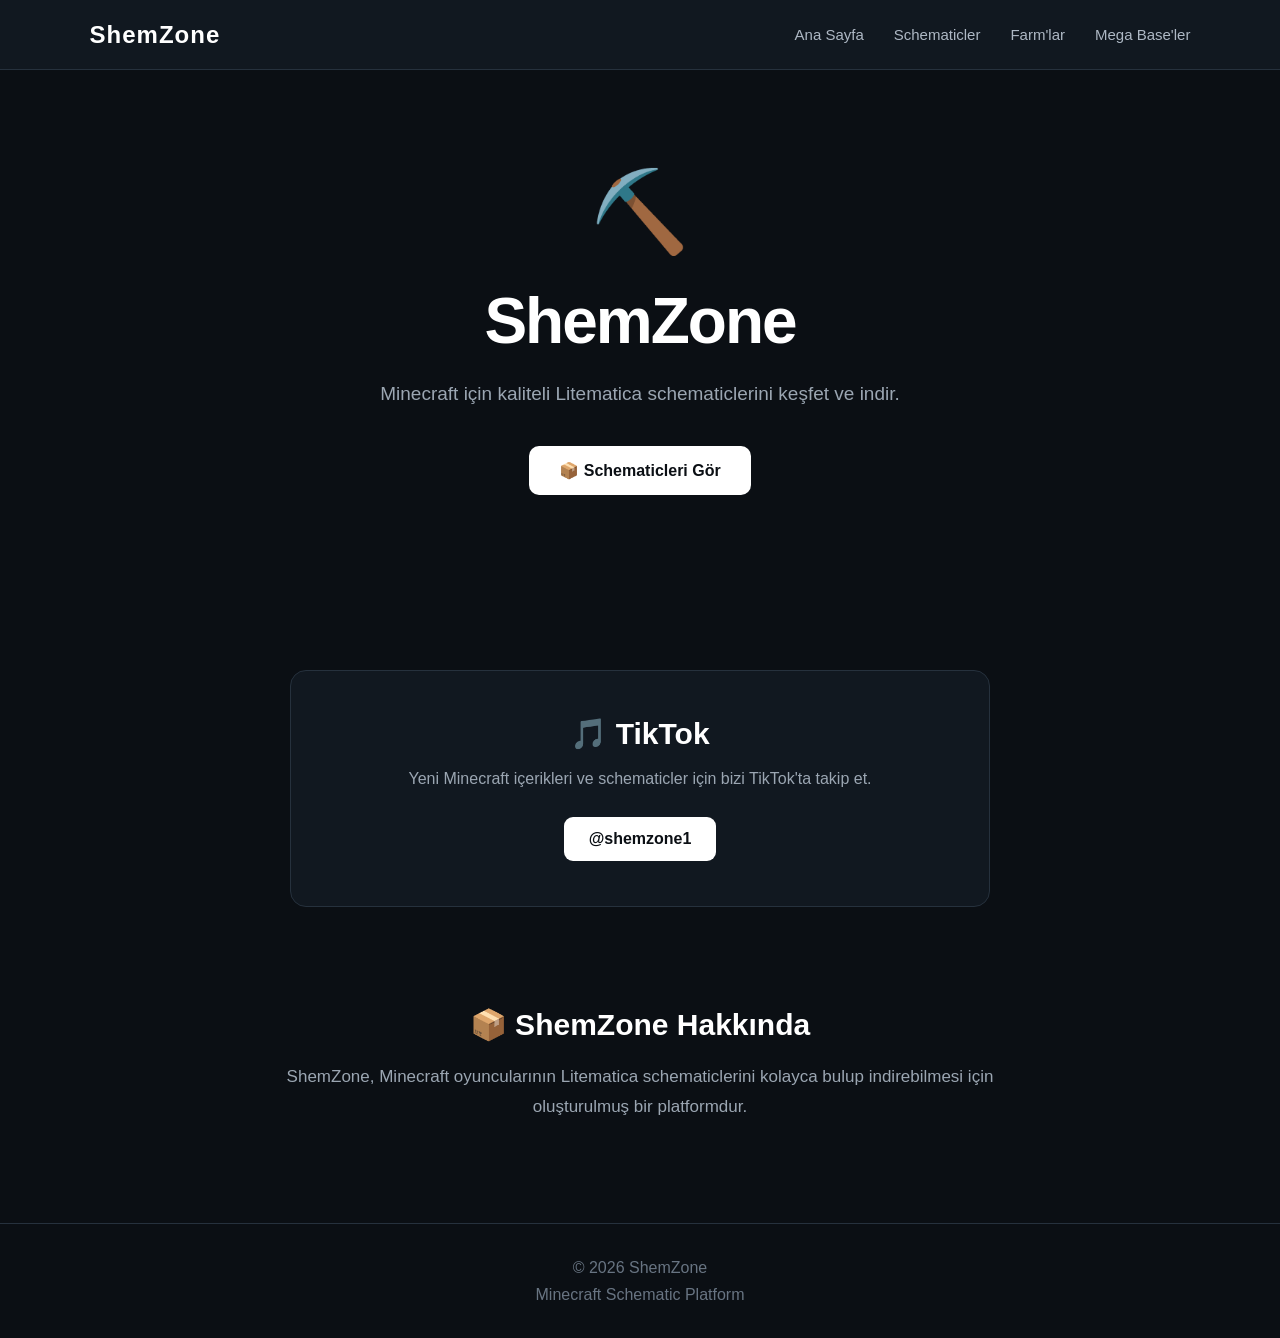
<file: index.html>
<!DOCTYPE html>
<html lang="tr">
<head>
    <meta charset="UTF-8">
    <meta name="viewport" content="width=device-width, initial-scale=1.0">
    <title>ShemZone</title>
    <link rel="stylesheet" href="style.css">
</head>

<body>

<nav>
    <h2>ShemZone</h2>

    <div>
        <a href="index.html">Ana Sayfa</a>
        <a href="schematics.html">Schematicler</a>
        <a href="farms.html">Farm'lar</a>
        <a href="mega-bases.html">Mega Base'ler</a>
    </div>
</nav>

<main class="home-page">

    <section class="hero">

        <div class="hero-icon">⛏️</div>

        <h1>ShemZone</h1>

        <p>
            Minecraft için kaliteli Litematica schematiclerini
            keşfet ve indir.
        </p>

        <a href="schematics.html">
            <button class="download-button">
                📦 Schematicleri Gör
            </button>
        </a>

    </section>

    <section class="social-section">

        <h2>🎵 TikTok</h2>

        <p>
            Yeni Minecraft içerikleri ve schematicler için
            bizi TikTok'ta takip et.
        </p>

        <a href="https://www.tiktok.com/@shemzone1"
           class="tiktok-button"
           target="_blank"
           rel="noopener noreferrer">
            @shemzone1
        </a>

    </section>

    <section class="about-section">

        <h2>📦 ShemZone Hakkında</h2>

        <p>
            ShemZone, Minecraft oyuncularının Litematica
            schematiclerini kolayca bulup indirebilmesi için
            oluşturulmuş bir platformdur.
        </p>

    </section>

</main>

<footer>
    <p>© 2026 ShemZone</p>
    <p>Minecraft Schematic Platform</p>
</footer>

<script src="script.js"></script>

</body>
</html>
</file>
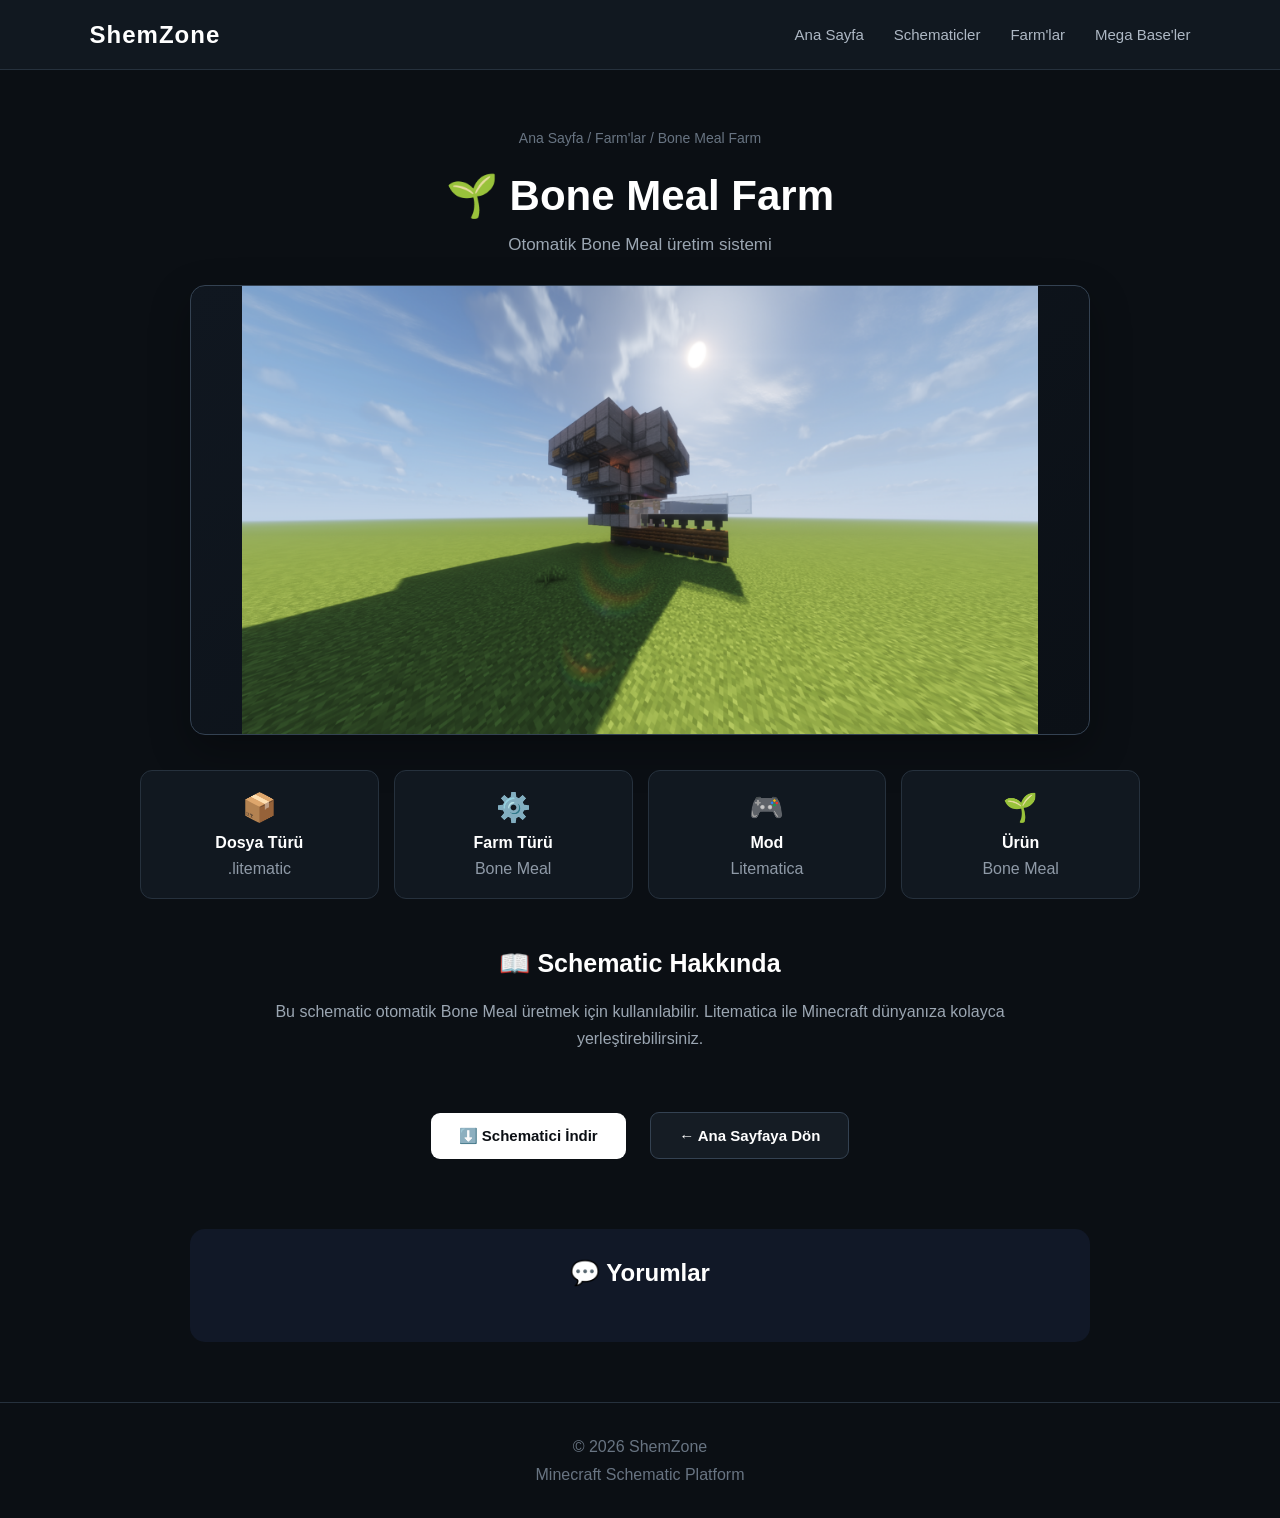
<file: bonemeal.html>
<!DOCTYPE html>
<html lang="tr">
<head>
    <meta charset="UTF-8">
    <meta name="viewport" content="width=device-width, initial-scale=1.0">

    <title>Bone Meal Farm - ShemZone</title>

    <link rel="stylesheet" href="style.css">

    <style>
        .preview.large {
            width: 100%;
            max-width: 900px;
            height: 450px;
            margin: 30px auto;
            overflow: hidden;
            border-radius: 15px;
        }

        .preview.large img {
            width: 100%;
            height: 100%;
            object-fit: contain;
            display: block;
        }

        .comments-section {
            max-width: 900px;
            margin: 50px auto;
            padding: 30px;
            background: #111827;
            border-radius: 15px;
        }

        .comments-section h2 {
            margin-bottom: 25px;
        }
    </style>
</head>

<body>

<nav>
    <h2>ShemZone</h2>

    <div>
        <a href="index.html">Ana Sayfa</a>
        <a href="schematics.html">Schematicler</a>
        <a href="farms.html">Farm'lar</a>
        <a href="mega-bases.html">Mega Base'ler</a>
    </div>
</nav>

<main class="schematic-page">

    <div class="breadcrumb">
        Ana Sayfa / Farm'lar / Bone Meal Farm
    </div>

    <h1>🌱 Bone Meal Farm</h1>

    <p class="subtitle">
        Otomatik Bone Meal üretim sistemi
    </p>

    <div class="preview large">
        <img src="./images/BoneMeal.png" alt="Bone Meal Farm">
    </div>

    <div class="info-grid">

        <div class="info-box">
            <span>📦</span>
            <strong>Dosya Türü</strong>
            <p>.litematic</p>
        </div>

        <div class="info-box">
            <span>⚙️</span>
            <strong>Farm Türü</strong>
            <p>Bone Meal</p>
        </div>

        <div class="info-box">
            <span>🎮</span>
            <strong>Mod</strong>
            <p>Litematica</p>
        </div>

        <div class="info-box">
            <span>🌱</span>
            <strong>Ürün</strong>
            <p>Bone Meal</p>
        </div>

    </div>

    <section class="description">

        <h2>📖 Schematic Hakkında</h2>

        <p>
            Bu schematic otomatik Bone Meal üretmek için
            kullanılabilir. Litematica ile Minecraft dünyanıza
            kolayca yerleştirebilirsiniz.
        </p>

    </section>

    <div class="download-area">

        <a href="shematics/Bone Meal Farm-from-abfielder (34).litematic" download>
            <button class="download-button">
                ⬇️ Schematici İndir
            </button>
        </a>

        <a href="index.html">
            <button class="back-button">
                ← Ana Sayfaya Dön
            </button>
        </a>

    </div>

    <section class="comments-section">

        <h2>💬 Yorumlar</h2>

        <script src="https://giscus.app/client.js"
                data-repo="Yaekpp/ShemZone"
                data-repo-id="R_kgDOUMMlsg"
                data-category="General"
                data-category-id="DIC_kwDOUMMlss4DEvgZ"
                data-mapping="pathname"
                data-strict="0"
                data-reactions-enabled="1"
                data-emit-metadata="0"
                data-input-position="top"
                data-theme="dark"
                data-lang="tr"
                crossorigin="anonymous"
                async>
        </script>

    </section>

</main>

<footer>
    <p>© 2026 ShemZone</p>
    <p>Minecraft Schematic Platform</p>
</footer>

<script src="script.js"></script>

</body>
</html>
</file>
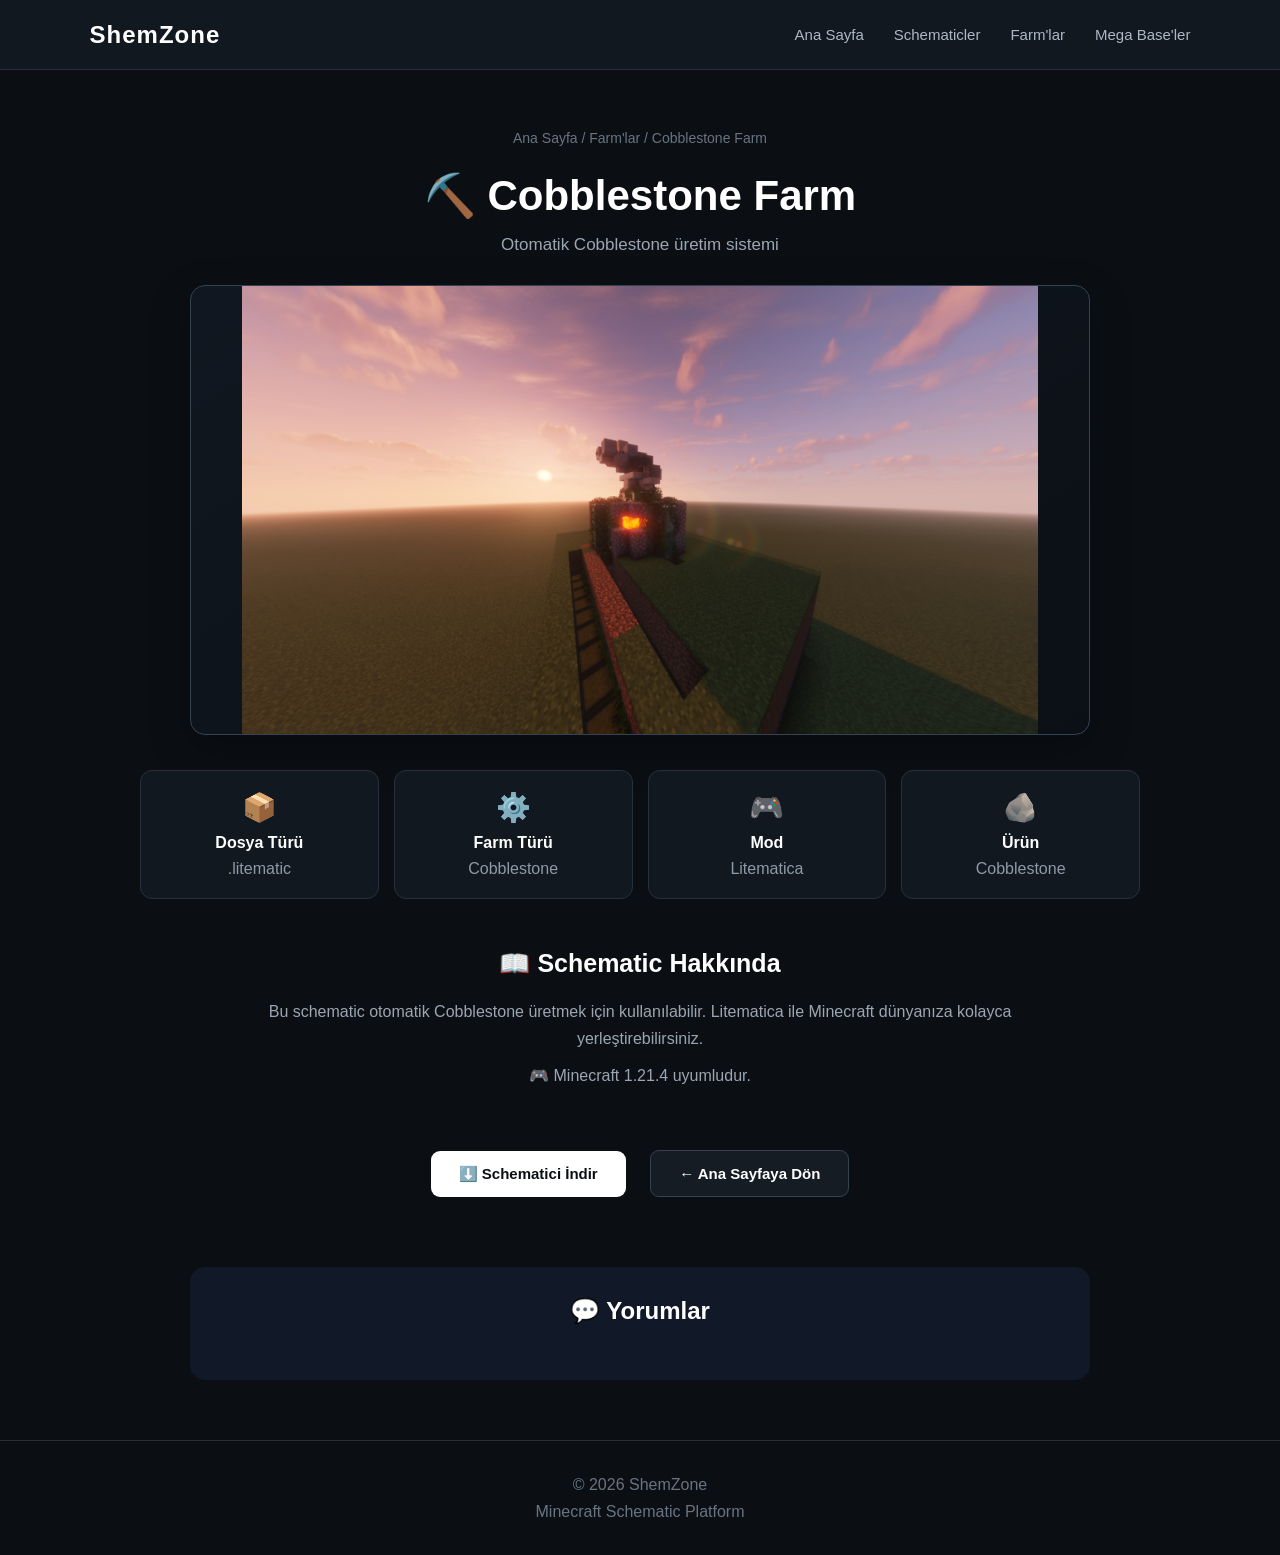
<file: cobblestone.html>
<!DOCTYPE html>
<html lang="tr">
<head>
    <meta charset="UTF-8">
    <meta name="viewport" content="width=device-width, initial-scale=1.0">

    <title>Cobblestone Farm - ShemZone</title>

    <link rel="stylesheet" href="style.css">

    <style>
        .preview.large {
            width: 100%;
            max-width: 900px;
            height: 450px;
            margin: 30px auto;
            overflow: hidden;
            border-radius: 15px;
        }

        .preview.large img {
            width: 100%;
            height: 100%;
            object-fit: contain;
            display: block;
        }

        .comments-section {
            max-width: 900px;
            margin: 50px auto;
            padding: 30px;
            background: #111827;
            border-radius: 15px;
        }

        .comments-section h2 {
            margin-bottom: 25px;
        }
    </style>
</head>

<body>

<nav>
    <h2>ShemZone</h2>

    <div>
        <a href="index.html">Ana Sayfa</a>
        <a href="schematics.html">Schematicler</a>
        <a href="farms.html">Farm'lar</a>
        <a href="mega-bases.html">Mega Base'ler</a>
    </div>
</nav>

<main class="schematic-page">

    <div class="breadcrumb">
        Ana Sayfa / Farm'lar / Cobblestone Farm
    </div>

    <h1>⛏️ Cobblestone Farm</h1>

    <p class="subtitle">
        Otomatik Cobblestone üretim sistemi
    </p>

    <div class="preview large">
        <img src="./images/Cobble.png" alt="Cobblestone Farm">
    </div>

    <div class="info-grid">

        <div class="info-box">
            <span>📦</span>
            <strong>Dosya Türü</strong>
            <p>.litematic</p>
        </div>

        <div class="info-box">
            <span>⚙️</span>
            <strong>Farm Türü</strong>
            <p>Cobblestone</p>
        </div>

        <div class="info-box">
            <span>🎮</span>
            <strong>Mod</strong>
            <p>Litematica</p>
        </div>

        <div class="info-box">
            <span>🪨</span>
            <strong>Ürün</strong>
            <p>Cobblestone</p>
        </div>

    </div>

    <section class="description">

        <h2>📖 Schematic Hakkında</h2>

        <p>
            Bu schematic otomatik Cobblestone üretmek için
            kullanılabilir. Litematica ile Minecraft dünyanıza
            kolayca yerleştirebilirsiniz.
        </p>

        <p>
            🎮 Minecraft 1.21.4 uyumludur.
        </p>

    </section>

    <div class="download-area">

        <a href="shematics/CobbleStone Farm Working 1.21.4 KelpMc-from-abfielder (1).litematic" download>
            <button class="download-button">
                ⬇️ Schematici İndir
            </button>
        </a>

        <a href="index.html">
            <button class="back-button">
                ← Ana Sayfaya Dön
            </button>
        </a>

    </div>

    <section class="comments-section">

        <h2>💬 Yorumlar</h2>

        <script src="https://giscus.app/client.js"
                data-repo="Yaekpp/ShemZone"
                data-repo-id="R_kgDOUMMlsg"
                data-category="General"
                data-category-id="DIC_kwDOUMMlss4DEvgZ"
                data-mapping="pathname"
                data-strict="0"
                data-reactions-enabled="1"
                data-emit-metadata="0"
                data-input-position="top"
                data-theme="dark"
                data-lang="tr"
                crossorigin="anonymous"
                async>
        </script>

    </section>

</main>

<footer>
    <p>© 2026 ShemZone</p>
    <p>Minecraft Schematic Platform</p>
</footer>

<script src="script.js"></script>

</body>
</html>
</file>
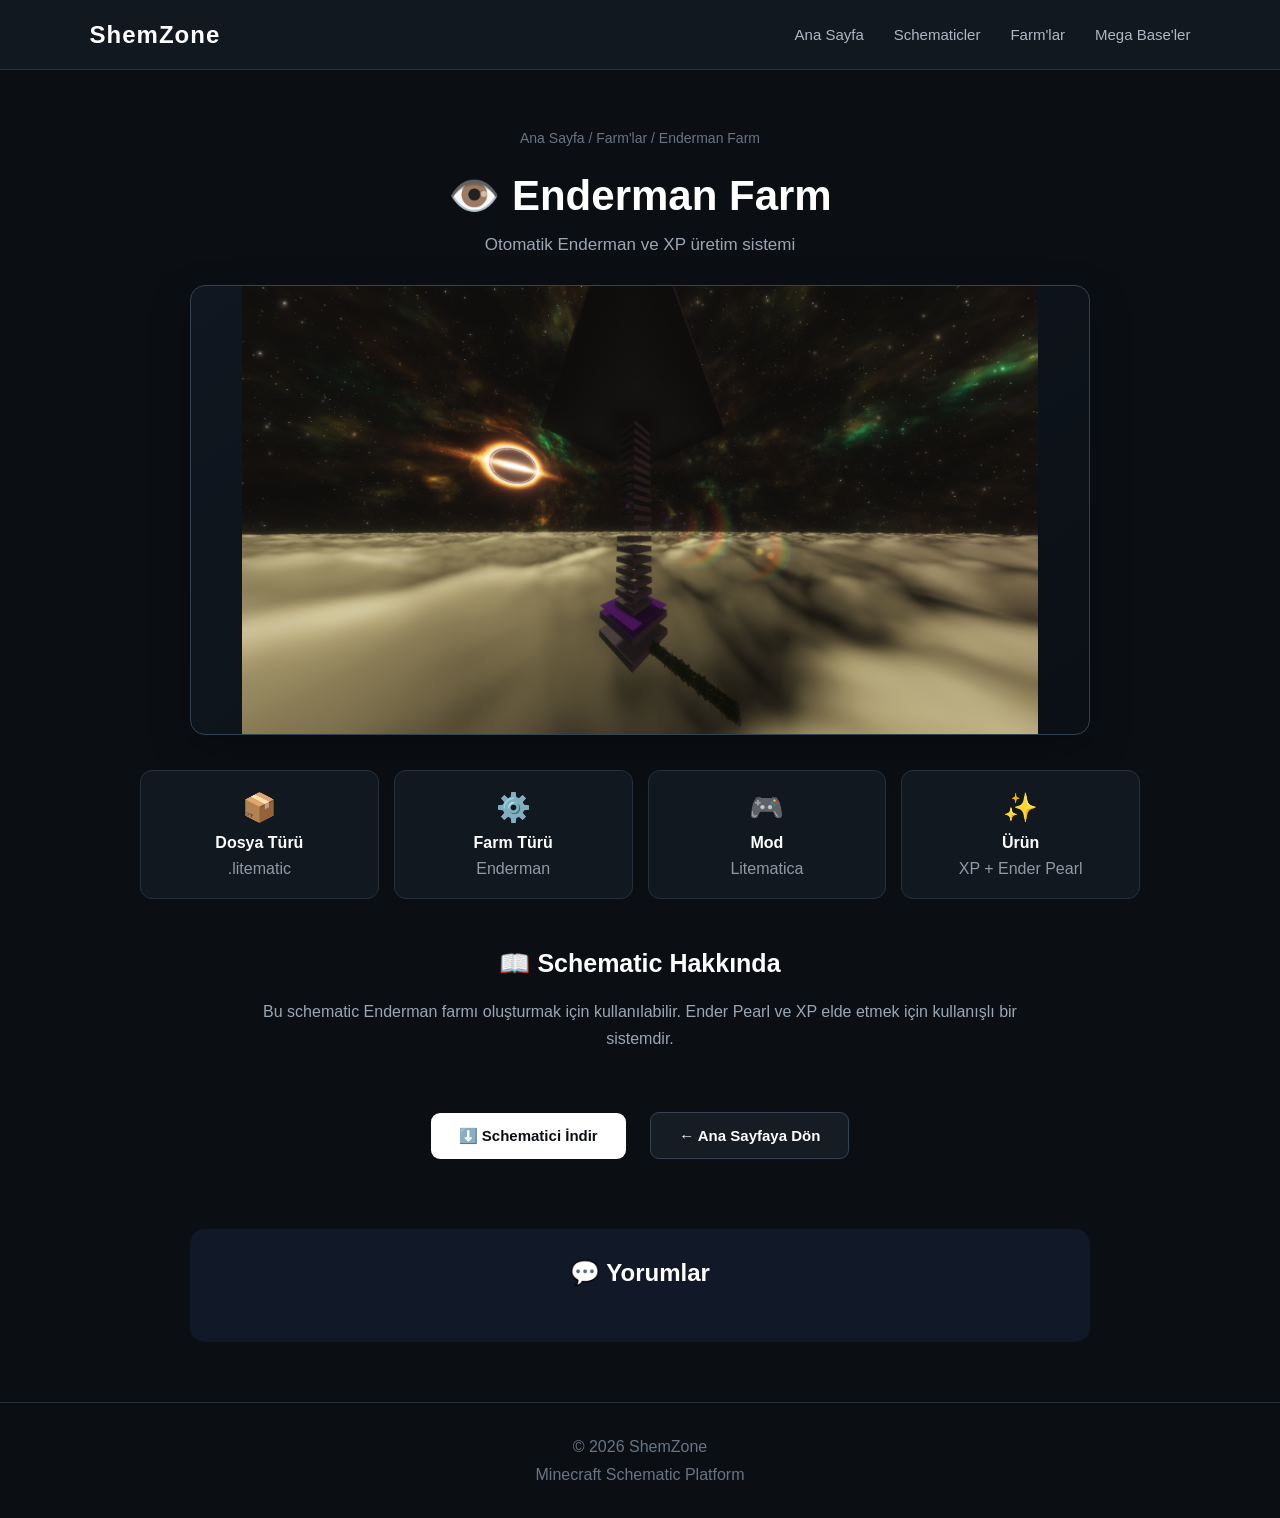
<file: enderman.html>
<!DOCTYPE html>
<html lang="tr">
<head>
    <meta charset="UTF-8">
    <meta name="viewport" content="width=device-width, initial-scale=1.0">

    <title>Enderman Farm - ShemZone</title>

    <link rel="stylesheet" href="style.css">

    <style>
        .preview.large {
            width: 100%;
            max-width: 900px;
            height: 450px;
            margin: 30px auto;
            overflow: hidden;
            border-radius: 15px;
        }

        .preview.large img {
            width: 100%;
            height: 100%;
            object-fit: contain;
            display: block;
        }

        .comments-section {
            max-width: 900px;
            margin: 50px auto;
            padding: 30px;
            background: #111827;
            border-radius: 15px;
        }

        .comments-section h2 {
            margin-bottom: 25px;
        }
    </style>
</head>

<body>

<nav>
    <h2>ShemZone</h2>

    <div>
        <a href="index.html">Ana Sayfa</a>
        <a href="schematics.html">Schematicler</a>
        <a href="farms.html">Farm'lar</a>
        <a href="mega-bases.html">Mega Base'ler</a>
    </div>
</nav>

<main class="schematic-page">

    <div class="breadcrumb">
        Ana Sayfa / Farm'lar / Enderman Farm
    </div>

    <h1>👁️ Enderman Farm</h1>

    <p class="subtitle">
        Otomatik Enderman ve XP üretim sistemi
    </p>

    <div class="preview large">
        <img src="./images/EnderFarm.png" alt="Enderman Farm">
    </div>

    <div class="info-grid">

        <div class="info-box">
            <span>📦</span>
            <strong>Dosya Türü</strong>
            <p>.litematic</p>
        </div>

        <div class="info-box">
            <span>⚙️</span>
            <strong>Farm Türü</strong>
            <p>Enderman</p>
        </div>

        <div class="info-box">
            <span>🎮</span>
            <strong>Mod</strong>
            <p>Litematica</p>
        </div>

        <div class="info-box">
            <span>✨</span>
            <strong>Ürün</strong>
            <p>XP + Ender Pearl</p>
        </div>

    </div>

    <section class="description">

        <h2>📖 Schematic Hakkında</h2>

        <p>
            Bu schematic Enderman farmı oluşturmak için
            kullanılabilir. Ender Pearl ve XP elde etmek için
            kullanışlı bir sistemdir.
        </p>

    </section>

    <div class="download-area">

        <a href="shematics/16494.litematic" download>
            <button class="download-button">
                ⬇️ Schematici İndir
            </button>
        </a>

        <a href="index.html">
            <button class="back-button">
                ← Ana Sayfaya Dön
            </button>
        </a>

    </div>

    <section class="comments-section">

        <h2>💬 Yorumlar</h2>

        <script src="https://giscus.app/client.js"
                data-repo="Yaekpp/ShemZone"
                data-repo-id="R_kgDOUMMlsg"
                data-category="General"
                data-category-id="DIC_kwDOUMMlss4DEvgZ"
                data-mapping="pathname"
                data-strict="0"
                data-reactions-enabled="1"
                data-emit-metadata="0"
                data-input-position="top"
                data-theme="dark"
                data-lang="tr"
                crossorigin="anonymous"
                async>
        </script>

    </section>

</main>

<footer>
    <p>© 2026 ShemZone</p>
    <p>Minecraft Schematic Platform</p>
</footer>

<script src="script.js"></script>

</body>
</html>
</file>
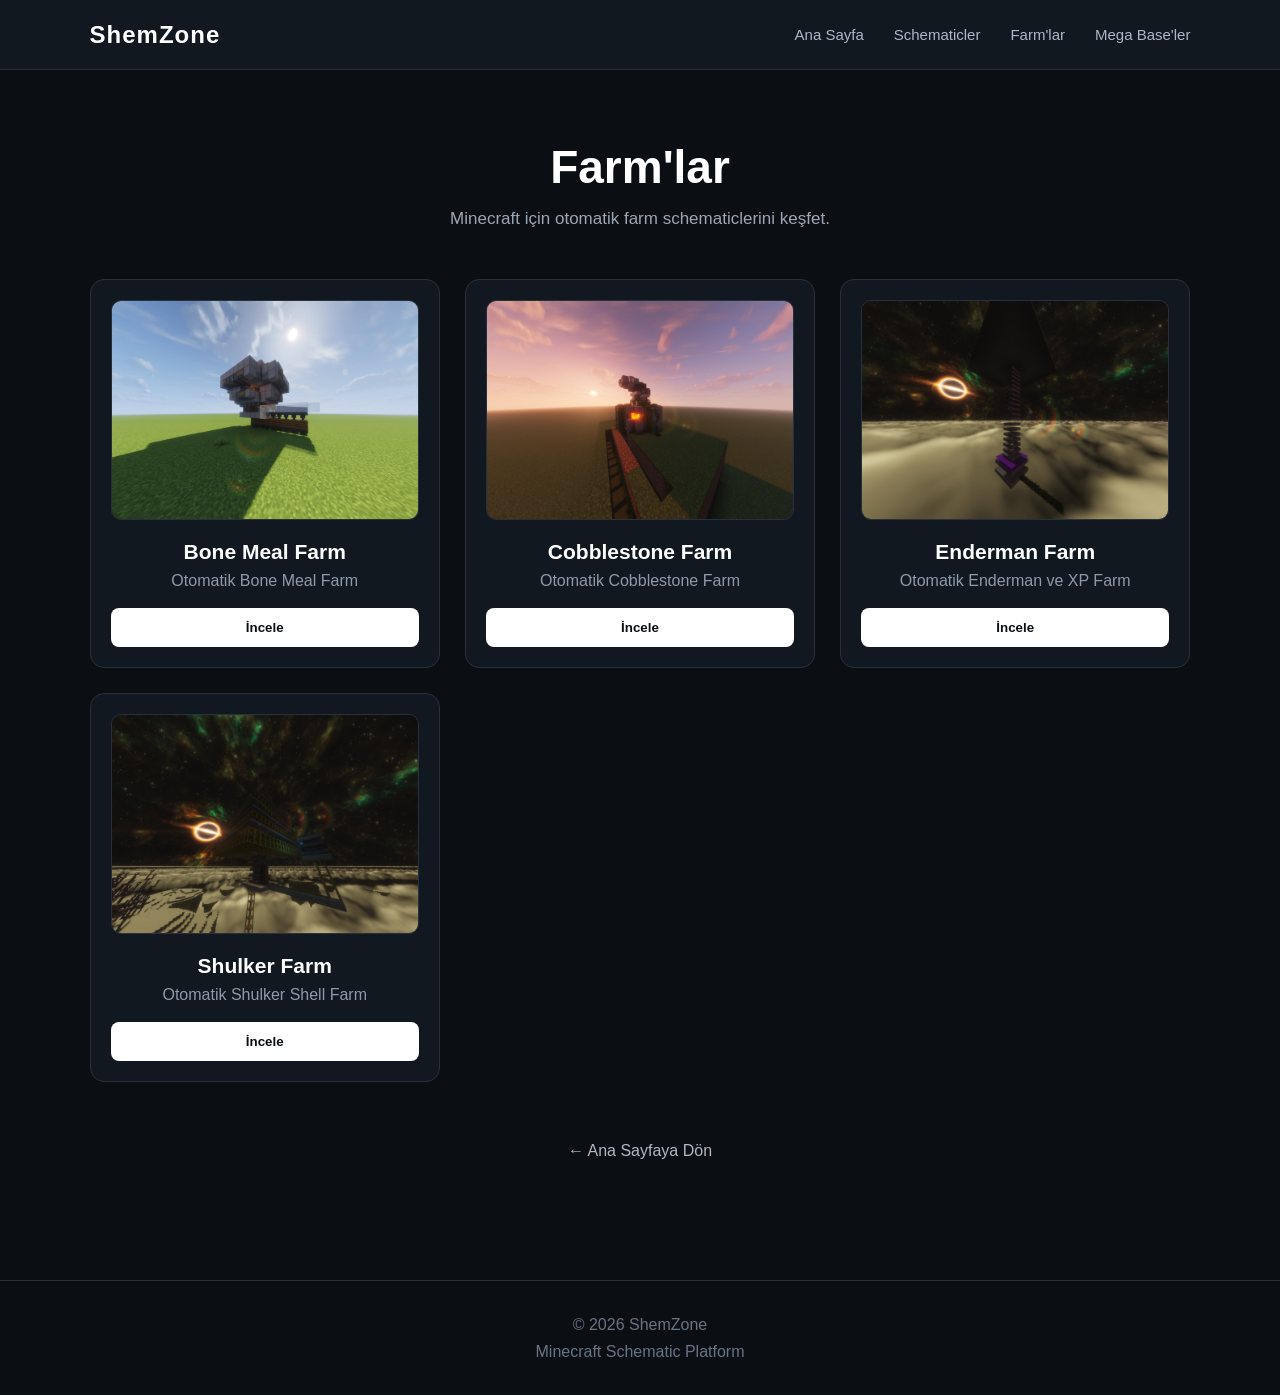
<file: farms.html>
<!DOCTYPE html>
<html lang="tr">
<head>
    <meta charset="UTF-8">
    <meta name="viewport" content="width=device-width, initial-scale=1.0">

    <title>Farm'lar - ShemZone</title>

    <link rel="stylesheet" href="style.css">

    <style>
        .card .preview {
            width: 100%;
            height: 220px;
            overflow: hidden;
            display: flex;
            align-items: center;
            justify-content: center;
        }

        .card .preview img {
            width: 100%;
            height: 100%;
            object-fit: cover;
            display: block;
        }
    </style>
</head>

<body>

<nav>
    <h2>ShemZone</h2>

    <div>
        <a href="index.html">Ana Sayfa</a>
        <a href="schematics.html">Schematicler</a>
        <a href="farms.html">Farm'lar</a>
        <a href="mega-bases.html">Mega Base'ler</a>
    </div>
</nav>

<main class="schematic-list-page">

    <h1>Farm'lar</h1>

    <p class="subtitle">
        Minecraft için otomatik farm schematiclerini keşfet.
    </p>

    <div class="schematics">

        <!-- BONE MEAL -->
        <a href="bonemeal.html" class="card-link">
            <div class="card">

                <div class="preview">
                    <img src="./images/BoneMeal.png" alt="Bone Meal Farm">
                </div>

                <h3>Bone Meal Farm</h3>

                <p>
                    Otomatik Bone Meal Farm
                </p>

                <button>İncele</button>

            </div>
        </a>


        <!-- COBBLESTONE -->
        <a href="cobblestone.html" class="card-link">
            <div class="card">

                <div class="preview">
                    <img src="./images/Cobble.png" alt="Cobblestone Farm">
                </div>

                <h3>Cobblestone Farm</h3>

                <p>
                    Otomatik Cobblestone Farm
                </p>

                <button>İncele</button>

            </div>
        </a>


        <!-- ENDERMAN -->
        <a href="enderman.html" class="card-link">
            <div class="card">

                <div class="preview">
                    <img src="./images/EnderFarm.png" alt="Enderman Farm">
                </div>

                <h3>Enderman Farm</h3>

                <p>
                    Otomatik Enderman ve XP Farm
                </p>

                <button>İncele</button>

            </div>
        </a>


        <!-- SHULKER -->
        <a href="shulker.html" class="card-link">
            <div class="card">

                <div class="preview">
                    <img src="./images/Shulker.png" alt="Shulker Farm">
                </div>

                <h3>Shulker Farm</h3>

                <p>
                    Otomatik Shulker Shell Farm
                </p>

                <button>İncele</button>

            </div>
        </a>

    </div>

    <a href="index.html" class="back-home">
        ← Ana Sayfaya Dön
    </a>

</main>

<footer>
    <p>© 2026 ShemZone</p>
    <p>Minecraft Schematic Platform</p>
</footer>

<script src="script.js"></script>

</body>
</html>
</file>
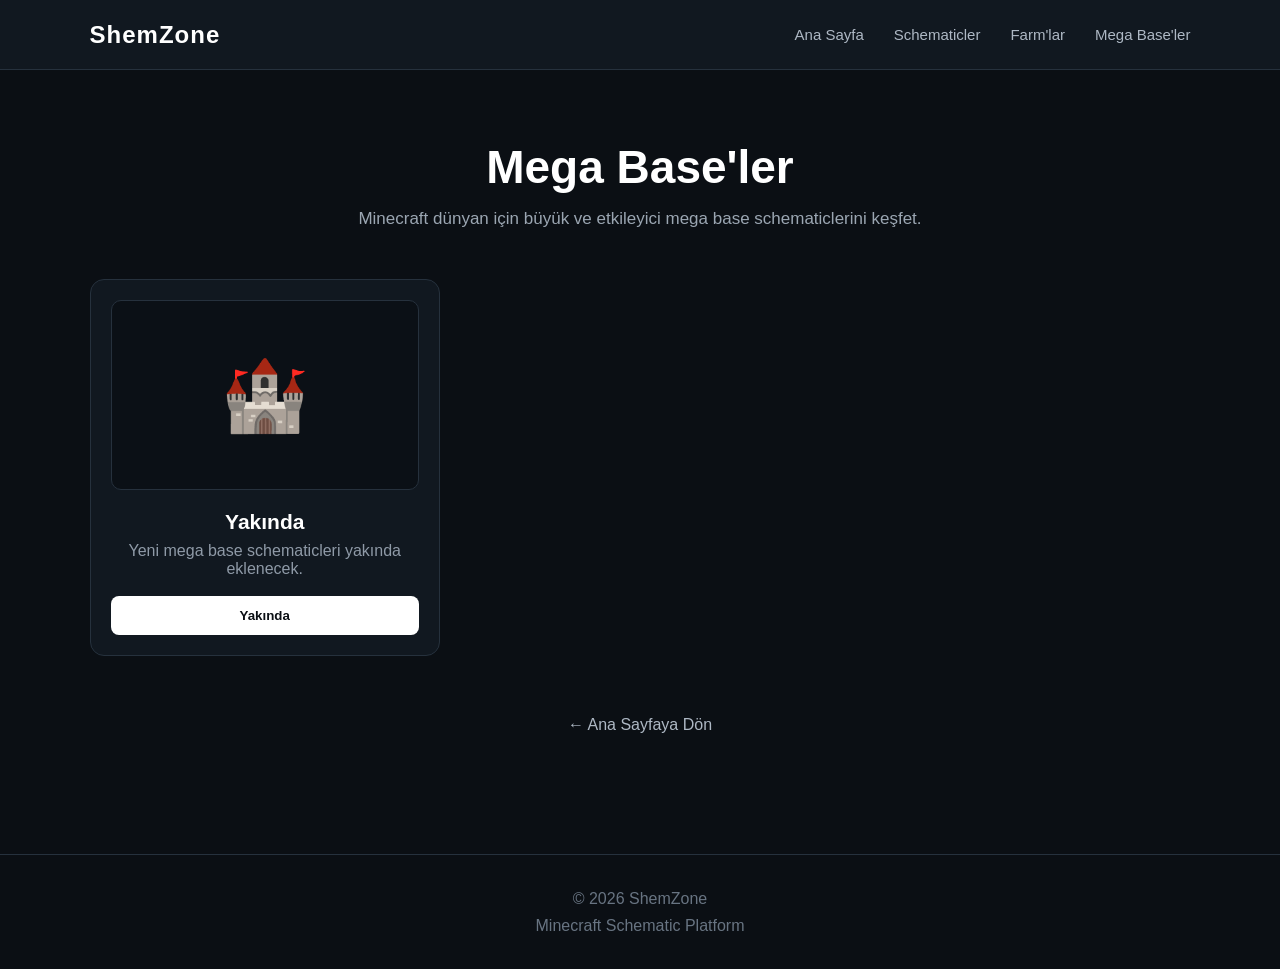
<file: mega-bases.html>
<!DOCTYPE html>
<html lang="tr">
<head>
    <meta charset="UTF-8">
    <meta name="viewport" content="width=device-width, initial-scale=1.0">

    <title>Mega Base'ler - ShemZone</title>

    <link rel="stylesheet" href="style.css">

</head>

<body>

<nav>
    <h2>ShemZone</h2>

    <div>
        <a href="index.html">Ana Sayfa</a>
        <a href="schematics.html">Schematicler</a>
        <a href="farms.html">Farm'lar</a>
        <a href="mega-bases.html">Mega Base'ler</a>
    </div>
</nav>

<main class="schematic-list-page">

    <h1>Mega Base'ler</h1>

    <p class="subtitle">
        Minecraft dünyan için büyük ve etkileyici mega base schematiclerini keşfet.
    </p>

    <div class="schematics">

        <div class="card">

            <div class="preview">🏰</div>

            <h3>Yakında</h3>

            <p>
                Yeni mega base schematicleri yakında eklenecek.
            </p>

            <button>Yakında</button>

        </div>

    </div>

    <a href="index.html" class="back-home">
        ← Ana Sayfaya Dön
    </a>

</main>

<footer>
    <p>© 2026 ShemZone</p>
    <p>Minecraft Schematic Platform</p>
</footer>

<script src="script.js"></script>

</body>
</html>
</file>
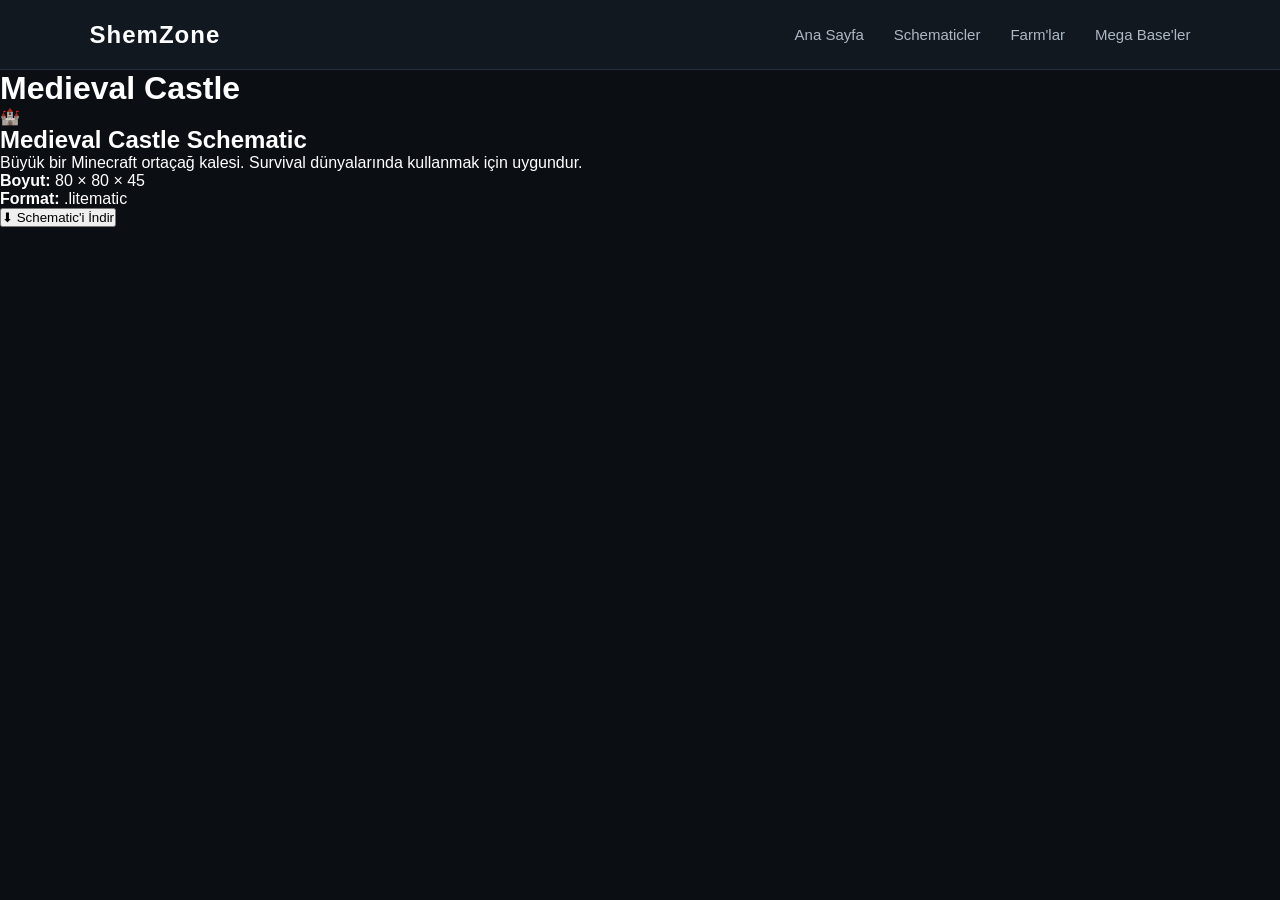
<file: schematic.html>
<!DOCTYPE html>
<html>
<head>
    <title>Medieval Castle - ShemZone</title>
    <link rel="stylesheet" href="style.css">
</head>

<body>

    <nav>
        <h2>ShemZone</h2>

        <div>
            <a href="index.html">Ana Sayfa</a>
            <a href="schematics.html">Schematicler</a>
            <a href="farms.html">Farm'lar</a>
            <a href="mega-bases.html">Mega Base'ler</a>
        </div>
    </nav>

    <main class="schematic-detail">

        <h1>Medieval Castle</h1>

        <div class="detail-preview">
            🏰
        </div>

        <h2>Medieval Castle Schematic</h2>

        <p>
            Büyük bir Minecraft ortaçağ kalesi.
            Survival dünyalarında kullanmak için uygundur.
        </p>

        <p><strong>Boyut:</strong> 80 × 80 × 45</p>
        <p><strong>Format:</strong> .litematic</p>

        <a href="Shematics/Bone Meal Farm-from-abfielder.litematic" download>
            <button>⬇ Schematic'i İndir</button>
        </a>

    </main>

</body>
</html>
</file>
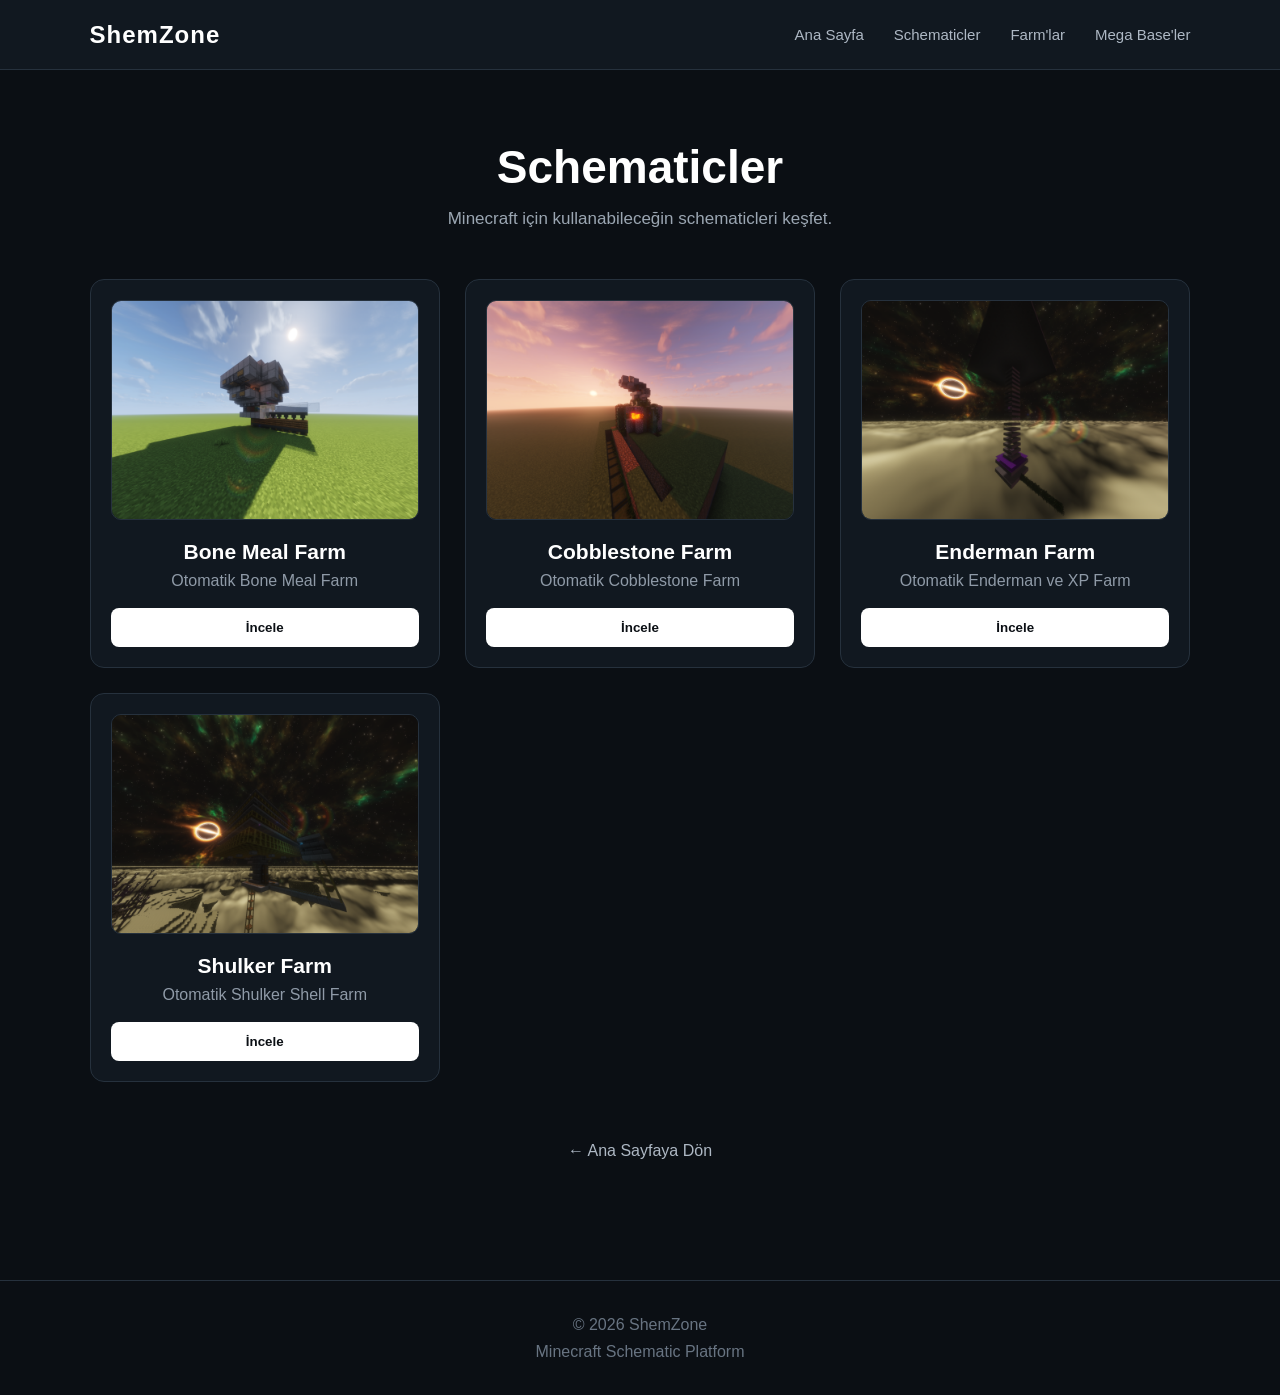
<file: schematics.html>
<!DOCTYPE html>
<html lang="tr">
<head>
    <meta charset="UTF-8">
    <meta name="viewport" content="width=device-width, initial-scale=1.0">

    <title>Schematicler - ShemZone</title>

    <link rel="stylesheet" href="style.css">

    <style>
        .card .preview {
            width: 100%;
            height: 220px;
            overflow: hidden;
            display: flex;
            align-items: center;
            justify-content: center;
        }

        .card .preview img {
            width: 100%;
            height: 100%;
            object-fit: cover;
            display: block;
        }
    </style>
</head>

<body>

<nav>
    <h2>ShemZone</h2>

    <div>
        <a href="index.html">Ana Sayfa</a>
        <a href="schematics.html">Schematicler</a>
        <a href="farms.html">Farm'lar</a>
        <a href="mega-bases.html">Mega Base'ler</a>
    </div>
</nav>

<main class="schematic-list-page">

    <h1>Schematicler</h1>

    <p class="subtitle">
        Minecraft için kullanabileceğin schematicleri keşfet.
    </p>

    <div class="schematics">

        <!-- BONE MEAL -->
        <a href="bonemeal.html" class="card-link">
            <div class="card">

                <div class="preview">
                    <img src="./images/BoneMeal.png" alt="Bone Meal Farm">
                </div>

                <h3>Bone Meal Farm</h3>

                <p>
                    Otomatik Bone Meal Farm
                </p>

                <button>İncele</button>

            </div>
        </a>


        <!-- COBBLESTONE -->
        <a href="cobblestone.html" class="card-link">
            <div class="card">

                <div class="preview">
                    <img src="./images/Cobble.png" alt="Cobblestone Farm">
                </div>

                <h3>Cobblestone Farm</h3>

                <p>
                    Otomatik Cobblestone Farm
                </p>

                <button>İncele</button>

            </div>
        </a>


        <!-- ENDERMAN -->
        <a href="enderman.html" class="card-link">
            <div class="card">

                <div class="preview">
                    <img src="./images/EnderFarm.png" alt="Enderman Farm">
                </div>

                <h3>Enderman Farm</h3>

                <p>
                    Otomatik Enderman ve XP Farm
                </p>

                <button>İncele</button>

            </div>
        </a>


        <!-- SHULKER -->
        <a href="shulker.html" class="card-link">
            <div class="card">

                <div class="preview">
                    <img src="./images/Shulker.png" alt="Shulker Farm">
                </div>

                <h3>Shulker Farm</h3>

                <p>
                    Otomatik Shulker Shell Farm
                </p>

                <button>İncele</button>

            </div>
        </a>

    </div>

    <a href="index.html" class="back-home">
        ← Ana Sayfaya Dön
    </a>

</main>

<footer>
    <p>© 2026 ShemZone</p>
    <p>Minecraft Schematic Platform</p>
</footer>

<script src="script.js"></script>

</body>
</html>
</file>
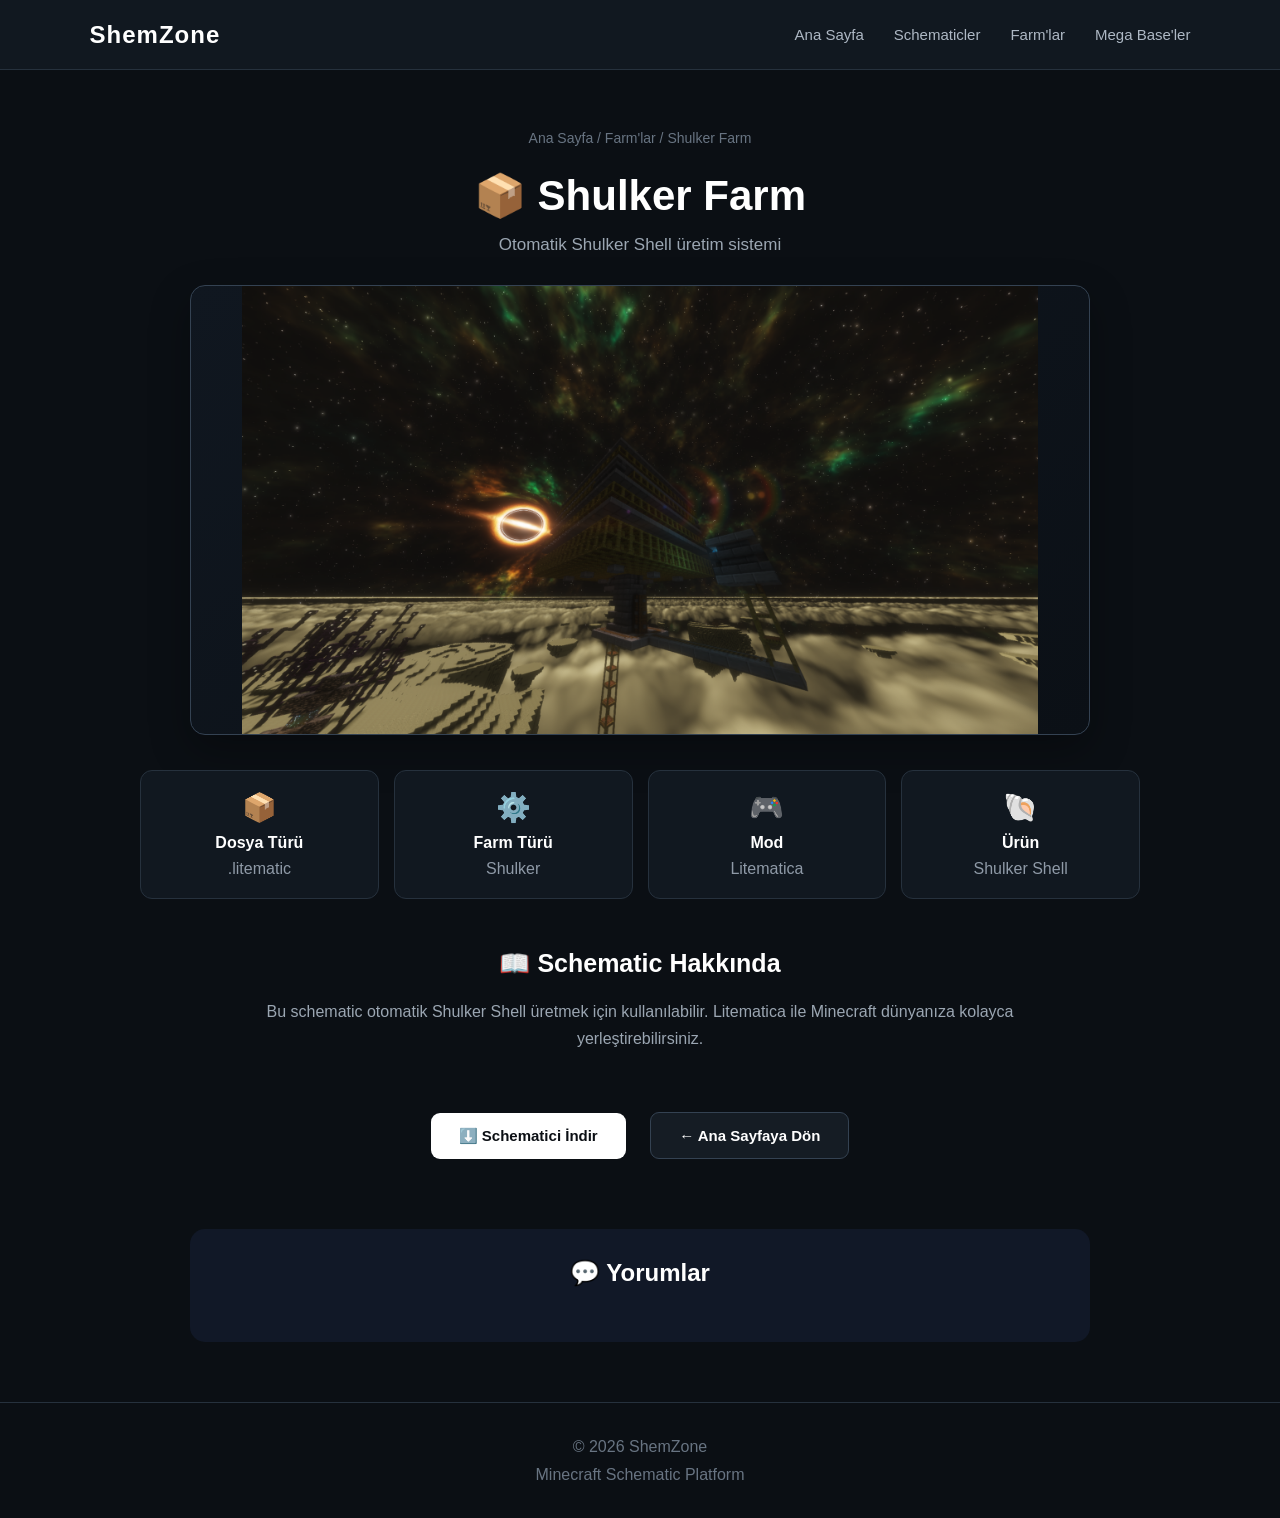
<file: shulker.html>
<!DOCTYPE html>
<html lang="tr">
<head>
    <meta charset="UTF-8">
    <meta name="viewport" content="width=device-width, initial-scale=1.0">

    <title>Shulker Farm - ShemZone</title>

    <link rel="stylesheet" href="style.css">

    <style>
        .preview.large {
            width: 100%;
            max-width: 900px;
            height: 450px;
            margin: 30px auto;
            overflow: hidden;
            border-radius: 15px;
        }

        .preview.large img {
            width: 100%;
            height: 100%;
            object-fit: contain;
            display: block;
        }

        .comments-section {
            max-width: 900px;
            margin: 50px auto;
            padding: 30px;
            background: #111827;
            border-radius: 15px;
        }

        .comments-section h2 {
            margin-bottom: 25px;
        }
    </style>
</head>

<body>

<nav>
    <h2>ShemZone</h2>

    <div>
        <a href="index.html">Ana Sayfa</a>
        <a href="schematics.html">Schematicler</a>
        <a href="farms.html">Farm'lar</a>
        <a href="mega-bases.html">Mega Base'ler</a>
    </div>
</nav>

<main class="schematic-page">

    <div class="breadcrumb">
        Ana Sayfa / Farm'lar / Shulker Farm
    </div>

    <h1>📦 Shulker Farm</h1>

    <p class="subtitle">
        Otomatik Shulker Shell üretim sistemi
    </p>

    <div class="preview large">
        <img src="./images/Shulker.png" alt="Shulker Farm">
    </div>

    <div class="info-grid">

        <div class="info-box">
            <span>📦</span>
            <strong>Dosya Türü</strong>
            <p>.litematic</p>
        </div>

        <div class="info-box">
            <span>⚙️</span>
            <strong>Farm Türü</strong>
            <p>Shulker</p>
        </div>

        <div class="info-box">
            <span>🎮</span>
            <strong>Mod</strong>
            <p>Litematica</p>
        </div>

        <div class="info-box">
            <span>🐚</span>
            <strong>Ürün</strong>
            <p>Shulker Shell</p>
        </div>

    </div>

    <section class="description">

        <h2>📖 Schematic Hakkında</h2>

        <p>
            Bu schematic otomatik Shulker Shell üretmek için
            kullanılabilir. Litematica ile Minecraft dünyanıza
            kolayca yerleştirebilirsiniz.
        </p>

    </section>

    <div class="download-area">

        <a href="shematics/TheySix - Shulker FarmV3.5-from-abfielder.litematic" download>
            <button class="download-button">
                ⬇️ Schematici İndir
            </button>
        </a>

        <a href="index.html">
            <button class="back-button">
                ← Ana Sayfaya Dön
            </button>
        </a>

    </div>

    <section class="comments-section">

        <h2>💬 Yorumlar</h2>

        <script src="https://giscus.app/client.js"
                data-repo="Yaekpp/ShemZone"
                data-repo-id="R_kgDOUMMlsg"
                data-category="General"
                data-category-id="DIC_kwDOUMMlss4DEvgZ"
                data-mapping="pathname"
                data-strict="0"
                data-reactions-enabled="1"
                data-emit-metadata="0"
                data-input-position="top"
                data-theme="dark"
                data-lang="tr"
                crossorigin="anonymous"
                async>
        </script>

    </section>

</main>

<footer>
    <p>© 2026 ShemZone</p>
    <p>Minecraft Schematic Platform</p>
</footer>

<script src="script.js"></script>

</body>
</html>
</file>
<file: style.css>
* {
    box-sizing: border-box;
    margin: 0;
    padding: 0;
}

body {
    font-family: Arial, Helvetica, sans-serif;
    background: #0b0f14;
    color: #ffffff;
    min-height: 100vh;
}


/* NAVBAR */

nav {
    height: 70px;
    background: #111820;
    border-bottom: 1px solid #26313d;

    display: flex;
    align-items: center;
    justify-content: space-between;

    padding: 0 7%;
}

nav h2 {
    font-size: 24px;
    letter-spacing: 1px;
}

nav div {
    display: flex;
    gap: 30px;
}

nav a {
    color: #aeb8c4;
    text-decoration: none;
    font-size: 15px;
    transition: 0.2s;
}

nav a:hover {
    color: #ffffff;
}


/* ANA SAYFA */

.home-page {
    width: 90%;
    max-width: 1100px;
    margin: auto;
    text-align: center;
}


/* ANA HERO */

.hero {
    min-height: 520px;

    display: flex;
    flex-direction: column;
    align-items: center;
    justify-content: center;

    text-align: center;
}

.hero-icon {
    font-size: 80px;
    margin-bottom: 25px;
}

.hero h1 {
    font-size: 64px;
    letter-spacing: -2px;
    margin-bottom: 20px;
}

.hero p {
    max-width: 650px;
    color: #9ba6b2;
    font-size: 19px;
    line-height: 1.7;
    margin-bottom: 35px;
}


/* BUTON */

.hero a {
    text-decoration: none;
}

.download-button {
    padding: 15px 30px;

    border: none;
    border-radius: 10px;

    background: #ffffff;
    color: #0b0f14;

    font-size: 16px;
    font-weight: bold;

    cursor: pointer;
    transition: 0.2s;
}

.download-button:hover {
    transform: translateY(-3px);
    background: #dce2e8;
    box-shadow: 0 10px 25px rgba(0, 0, 0, 0.35);
}


/* TIKTOK */

.social-section {
    max-width: 700px;
    margin: 80px auto;
    padding: 45px 30px;

    background: #111820;
    border: 1px solid #26313d;
    border-radius: 16px;

    text-align: center;
}

.social-section h2 {
    font-size: 30px;
    margin-bottom: 15px;
}

.social-section p {
    color: #9ba6b2;
    line-height: 1.6;
    margin-bottom: 25px;
}

.tiktok-button {
    display: inline-block;

    padding: 13px 25px;

    border-radius: 9px;

    background: #ffffff;
    color: #0b0f14;

    text-decoration: none;
    font-weight: bold;

    transition: 0.2s;
}

.tiktok-button:hover {
    transform: translateY(-3px);
    box-shadow: 0 8px 20px rgba(0, 0, 0, 0.3);
}


/* HAKKINDA */

.about-section {
    max-width: 750px;
    margin: 100px auto;
    text-align: center;
}

.about-section h2 {
    font-size: 30px;
    margin-bottom: 20px;
}

.about-section p {
    color: #9ba6b2;
    line-height: 1.8;
    font-size: 17px;
}


/* SCHEMATİCLER SAYFASI */

.schematic-list-page {
    width: 86%;
    max-width: 1200px;
    margin: 70px auto;

    text-align: center;
}

.schematic-list-page h1 {
    font-size: 46px;
    margin-bottom: 15px;
}

.subtitle {
    color: #9ba6b2;
    font-size: 17px;
    margin-bottom: 50px;
}


/* SCHEMATIC KARTLARI */

.schematics {
    width: 100%;

    display: grid;
    grid-template-columns: repeat(3, 1fr);

    gap: 25px;

    padding-bottom: 60px;
}

.card-link {
    text-decoration: none;
    color: inherit;
}

.card {
    background: #111820;
    border: 1px solid #26313d;
    border-radius: 14px;

    padding: 20px;

    transition: 0.25s;
    cursor: pointer;
}

.card:hover {
    transform: translateY(-7px);
    border-color: #586879;
    background: #151e27;

    box-shadow: 0 12px 30px rgba(0, 0, 0, 0.35);
}

.preview {
    height: 190px;

    border-radius: 10px;

    background: #0b1016;
    border: 1px solid #26313d;

    display: flex;
    align-items: center;
    justify-content: center;

    font-size: 70px;

    margin-bottom: 20px;
}

.card h3 {
    font-size: 21px;
    margin-bottom: 8px;
}

.card p {
    color: #8f9aa7;
    margin-bottom: 18px;
}

.card button {
    width: 100%;

    padding: 12px;

    border: none;
    border-radius: 8px;

    background: #ffffff;
    color: #0b0f14;

    font-weight: bold;

    cursor: pointer;
    transition: 0.2s;
}

.card button:hover {
    background: #dce2e8;
}


/* DETAY SAYFASI */

.schematic-page {
    width: 86%;
    max-width: 1000px;

    margin: 60px auto;

    text-align: center;
}

.breadcrumb {
    color: #687482;
    font-size: 14px;
    margin-bottom: 25px;
}

.schematic-page h1 {
    font-size: 42px;
    margin-bottom: 15px;
}

.schematic-page .subtitle {
    margin-bottom: 30px;
}

.schematic-page .large {
    height: 400px;

    font-size: 130px;

    margin-bottom: 35px;

    background: linear-gradient(145deg, #101720, #0b1016);

    border: 1px solid #344252;

    box-shadow: 0 15px 40px rgba(0, 0, 0, 0.3);
}


/* BİLGİ KUTULARI */

.info-grid {
    display: grid;
    grid-template-columns: repeat(4, 1fr);

    gap: 15px;

    margin: 35px 0;
}

.info-box {
    background: #111820;

    border: 1px solid #26313d;

    border-radius: 12px;

    padding: 20px;
}

.info-box span {
    display: block;

    font-size: 28px;

    margin-bottom: 10px;
}

.info-box strong {
    display: block;

    margin-bottom: 8px;
}

.info-box p {
    color: #8f9aa7;
}


/* AÇIKLAMA */

.description {
    margin: 50px auto;

    max-width: 800px;
}

.description h2 {
    font-size: 25px;
    margin-bottom: 20px;
}

.description p {
    color: #9ba6b2;

    line-height: 1.7;

    margin: 10px 0;
}


/* DETAY BUTONLARI */

.download-area {
    margin-top: 40px;
    margin-bottom: 60px;
}

.schematic-page a {
    text-decoration: none;
}

.schematic-page button {
    margin: 10px;

    padding: 14px 28px;

    border: none;
    border-radius: 9px;

    background: #ffffff;
    color: #0b0f14;

    font-size: 15px;
    font-weight: bold;

    cursor: pointer;

    transition: 0.2s;
}

.schematic-page button:hover {
    transform: translateY(-3px);

    background: #dce2e8;

    box-shadow: 0 8px 20px rgba(0, 0, 0, 0.3);
}

.back-button {
    background: #151c24 !important;
    color: #ffffff !important;

    border: 1px solid #344252 !important;
}


/* ANA SAYFAYA DÖN */

.back-home {
    display: inline-block;

    color: #aeb8c4;

    text-decoration: none;

    margin-bottom: 50px;

    transition: 0.2s;
}

.back-home:hover {
    color: #ffffff;
}


/* FOOTER */

footer {
    text-align: center;

    border-top: 1px solid #26313d;

    padding: 30px;

    color: #687482;

    line-height: 1.7;
}


/* MOBİL */

@media (max-width: 800px) {

    nav {
        padding: 0 4%;
    }

    nav div {
        gap: 12px;
    }

    nav a {
        font-size: 13px;
    }

    .hero {
        min-height: 450px;
    }

    .hero h1 {
        font-size: 42px;
    }

    .hero p {
        font-size: 16px;
    }

    .schematics {
        grid-template-columns: 1fr;
        width: 100%;
    }

    .info-grid {
        grid-template-columns: repeat(2, 1fr);
    }

    .schematic-page {
        width: 90%;
    }

    .schematic-page h1 {
        font-size: 32px;
    }

    .schematic-page .large {
        height: 280px;
        font-size: 90px;
    }
}
```
</file>
